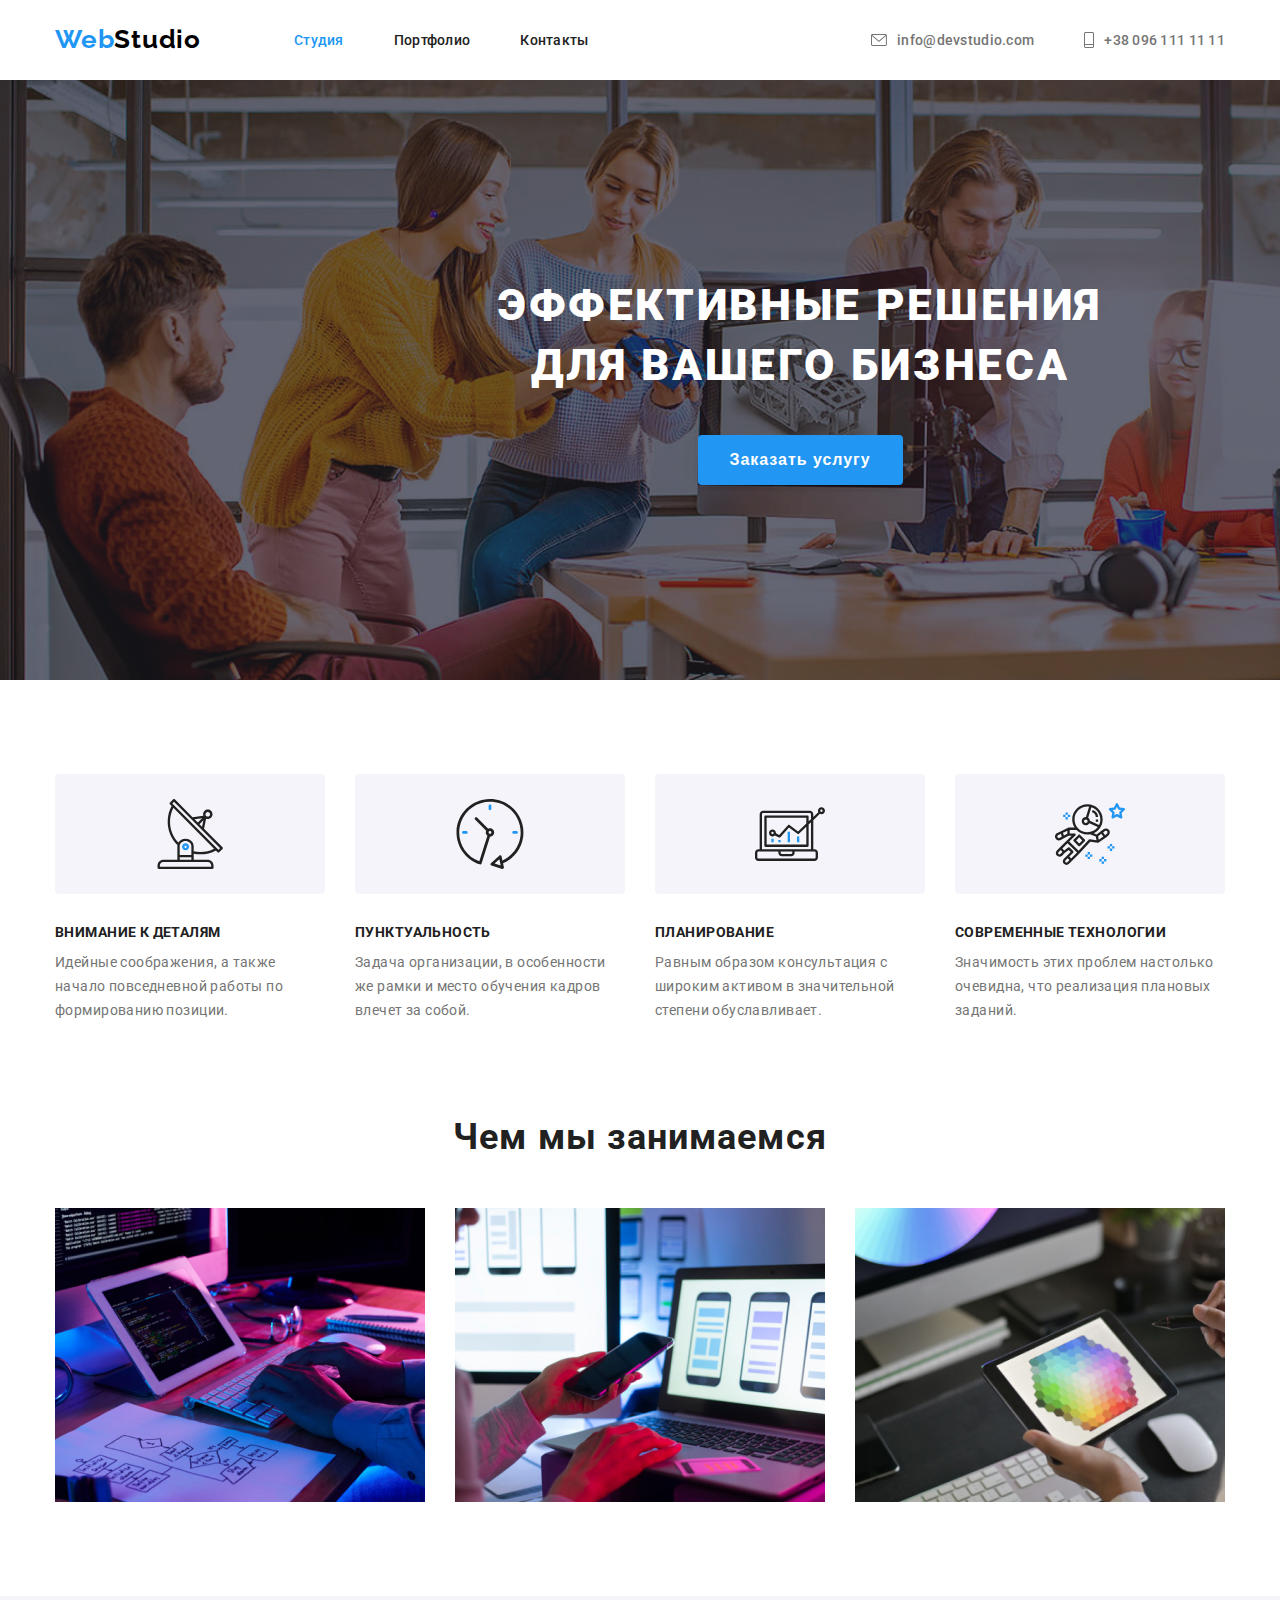
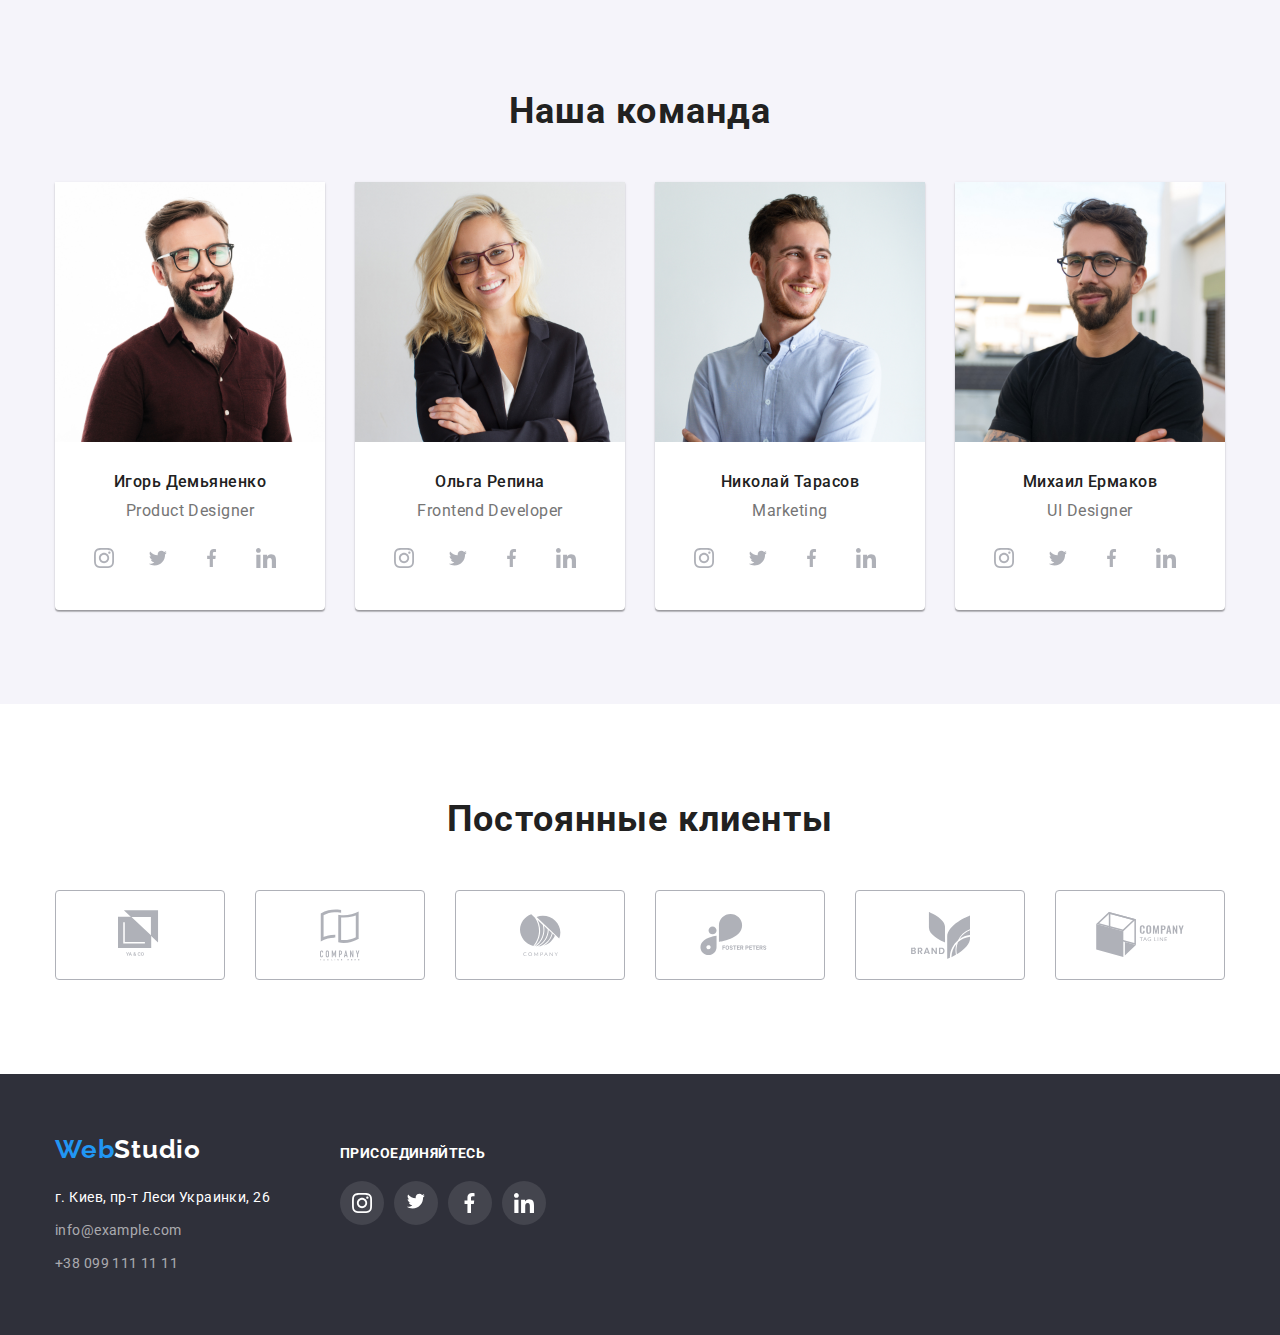
<file: index.html>
<!DOCTYPE html>
<html lang="ru">

<head>
    <meta charset="UTF-8">
    <meta name="viewport" content="width=device-width, initial-scale=1.0">
    <title>WebStudio</title>
    <link rel="stylesheet" href="css/style.css">

    <link rel="preconnect" href="https://fonts.gstatic.com">
    <link
        href="https://fonts.googleapis.com/css2?family=Raleway:wght@700&family=Roboto:wght@400;500;700;900&display=swap"
        rel="stylesheet">
</head>
<body>
<header class="header">
    <div class="container">
        <nav class="menu">
            <a href="./index.html" class="icon_head">
                <span class="color_accent">Web</span>Studio
            </a>
            <ul class="menu_list">
                <li class="menu_item"><a href="./index.html" class="menu_link_list accent">Студия </a></li>
                <li class="menu_item"><a href="./portfolio.html" class="menu_link_list">Портфолио</a></li>
                <li class="menu_item"><a href="" class="menu_link_list">Контакты</a></li>
            </ul>
        </nav>
        <ul class="address">
            <li class="address_link"><a href="mailto:info@devstudio.com" class="address_item"><svg class="link-mail" height="12" width="16">
                <use href="./symbol-defs.svg#icon-envelope"></use>
            </svg>info@devstudio.com</a></li>
            <li class="address_link"><a href="tel:380961111111" class="address_item"><svg class="link-phone " height="16" width="10">
                <use href="./symbol-defs.svg#icon-phone"></use>
            </svg>+38 096 111 11 11</a></li>
        </ul>
    </div>
</header>
<main class="main">
    <section class="hero">
        <div class="hero_box">
            <h1 class="hero_title">Эффективные решения для вашего бизнеса</h1>
            <button class="hero_btn" type="button">Заказать услугу</button>
        </div>
    </section>
    <section class="section features">
        <div class="container ">
            <h2 class="visually-hidden">Особенности</h2>
            <ul class="features_list">
                <li class="features_items">
                    <div class="features_gray"><svg class="link  vektor" >
                        <use href="./symbol-defs.svg#icon-link"></use>
                    </svg></div>
                    <h3 class="features_head">Внимание к деталям</h3>
                    <p class="features_paragraph">Идейные соображения, а также начало повседневной работы по
                        формированию позиции.</p>
                </li>
                <li class="features_items">
                    <div class="features_gray"><svg class="clock vektor">
                            <use href="./symbol-defs.svg#icon-clock"></use>
                        </svg></div>
                    <h3 class="features_head">Пунктуальность</h3>
                    <p class="features_paragraph">Задача организации, в особенности же рамки и место обучения кадров
                        влечет за собой.</p>
                </li>
                <li class="features_items">
                    <div class="features_gray"><svg class="pc vektor">
                            <use href="./symbol-defs.svg#icon-diagram"></use>
                        </svg></div>
                    <h3 class="features_head">Планирование</h3>
                    <p class="features_paragraph">Равным образом консультация с широким активом в значительной степени
                        обуславливает.</p>
                </li>
                <li class="features_items">
                    <div class="features_gray"><svg class="astronaut vektor">
                            <use href="./symbol-defs.svg#icon-astronaut"></use>
                        </svg></div>
                    <h3 class="features_head">Современные технологии</h3>
                    <p class="features_paragraph">Значимость этих проблем настолько очевидна, что реализация плановых
                        заданий.</p>
                </li>
            </ul>
        </div>
    </section>
    <section class="section about">
        <div class="container ">
            <h2 class="about_head">Чем мы занимаемся</h2>
            <ul class="about_list">
                <li class="about_list_item"> <img src="img/img2.jpg" alt="" width="370px" height="294px"></li>
                <li class="about_list_item"> <img src="img/img1.jpg" alt="" width="370px" height="294px"></li>
                <li class="about_list_item"> <img src="img/img.jpg" alt="" width="370px" height="294px"></li>

            </ul>
        </div>
    </section>
    <section class="section team">
        <div class="container">
            <h2 class="team_head">Наша команда</h2>
            <ul class="team_list">
                <li class="team_item"><img src="img/img3.jpg" alt="" width="270" height="260">
                    <div class="team_list_item_text">
                        <h3 class="team_list_head">Игорь Демьяненко</h3>
                        <p class="team_text">Product Designer</p>
                        <ul class="social">
                            <li class="link_list"> <a href="" class="link_btn"><svg class="insatagram" width="20" height="20">
                                        <use href="./symbol-defs.svg#icon-instagram"></use>
                                    </svg> </a></li>
                            <li class="link_list"> <a href="" class="link_btn"><svg class="twiter" width="20" height="16.25">
                                        <use href="./symbol-defs.svg#icon-twiter"></use>
                                    </svg> </a></li>
                            <li class="link_list"> <a href="" class="link_btn"><svg class="facebook" width="10" height="20">
                                        <use href="./symbol-defs.svg#icon-facebook"></use>
                                    </svg> </a></li>
                            <li class="link_list"> <a href="" class="link_btn"><svg class="linkedin" width="20" height="20">
                                        <use href="./symbol-defs.svg#icon-linkedin"></use>
                                    </svg> </a></li>
                        </ul>
                    </div>
                </li>
                <li class="team_item"><img src="img/img4.jpg" alt="" width="270" height="260">
                    <div class="team_list_item_text">
                        <h3 class="team_list_head">Ольга Репина</h3>
                        <p class="team_text">Frontend Developer</p>
                        <ul class="social">
                            <li class="link_list"> <a href="" class="link_btn"><svg class="insatagram" width="20" height="20">
                                        <use href="./symbol-defs.svg#icon-instagram"></use>
                                    </svg> </a></li>
                            <li class="link_list"> <a href="" class="link_btn"><svg class="twiter" width="20" height="16.25">
                                        <use href="./symbol-defs.svg#icon-twiter"></use>
                                    </svg> </a></li>
                            <li class="link_list"> <a href="" class="link_btn"><svg class="facebook" width="10" height="20">
                                        <use href="./symbol-defs.svg#icon-facebook"></use>
                                    </svg> </a></li>
                            <li class="link_list"> <a href="" class="link_btn"><svg class="linkedin" width="20" height="20">
                                        <use href="./symbol-defs.svg#icon-linkedin"></use>
                                    </svg> </a></li>
                        </ul>
                    </div>
                </li>
                <li class="team_item"><img src="img/img5.jpg" alt="" width="270" height="260">
                    <div class="team_list_item_text">
                        <h3 class="team_list_head">Николай Тарасов</h3>
                        <p class="team_text">Marketing</p>
                        <ul class="social">
                            <li class="link_list"> <a href="" class="link_btn"><svg class="insatagram" width="20" height="20">
                                        <use href="./symbol-defs.svg#icon-instagram"></use>
                                    </svg> </a></li>
                            <li class="link_list"> <a href="" class="link_btn"><svg class="twiter" width="20" height="16.25">
                                        <use href="./symbol-defs.svg#icon-twiter"></use>
                                    </svg> </a></li>
                            <li class="link_list"> <a href="" class="link_btn"><svg class="facebook" width="10" height="20">
                                        <use href="./symbol-defs.svg#icon-facebook"></use>
                                    </svg> </a></li>
                            <li class="link_list"> <a href="" class="link_btn"><svg class="linkedin" width="20" height="20">
                                        <use href="./symbol-defs.svg#icon-linkedin"></use>
                                    </svg> </a></li>
                        </ul>
                    </div>
                </li>
                <li class="team_item"><img src="img/img6.jpg" alt="" width="270" height="260">
                    <div class="team_list_item_text">
                        <h3 class="team_list_head">Михаил Ермаков</h3>
                        <p class="team_text">UI Designer</p>
                        <ul class="social">
                            <li class="link_list"> <a href="" class="link_btn"><svg class="insatagram" width="20" height="20">
                                        <use href="./symbol-defs.svg#icon-instagram"></use>
                                    </svg> </a></li>
                            <li class="link_list"> <a href="" class="link_btn"><svg class="twiter" width="20" height="16.25">
                                        <use href="./symbol-defs.svg#icon-twiter"></use>
                                    </svg> </a></li>
                            <li class="link_list"> <a href="" class="link_btn"><svg class="facebook" width="10" height="20">
                                        <use href="./symbol-defs.svg#icon-facebook"></use>
                                    </svg> </a></li>
                            <li class="link_list"> <a href="" class="link_btn"><svg class="linkedin" width="20" height="20">
                                        <use href="./symbol-defs.svg#icon-linkedin"></use>
                                    </svg> </a></li>
                        </ul>
                    </div>
                </li>
            </ul>
            </div>
            </section>
            <section class="client section">
                <div class="container">
                    <h2 class="client_title">Постоянные клиенты</h2>
                    <div class="client">
                        <a href="" class="client_item">
                            <svg class="client_link" width="44.27" height="49.23">
                                <use href="./symbol-defs.svg#icon-logo-1"></use>
                            </svg>
                        </a>
                        <a href="" class="client_item">
                            <svg class="client_link" width="40" height="52">
                                <use href="./symbol-defs.svg#icon-logo-2"></use>
                            </svg>
                        </a>
                        <a href="" class="client_item">
                            <svg class="client_link" width="41" height="42.6">
                                <use href="./symbol-defs.svg#icon-logo-3"></use>
                            </svg>
                        </a>
                        <a href="" class="client_item">
                            <svg class="client_link" width="79.66" height="42.02">
                                <use href="./symbol-defs.svg#icon-logo-4"></use>
                            </svg>
                        </a>
                        <a href="" class="client_item">
                            <svg class="client_link" width="59" height="47">
                                <use href="./symbol-defs.svg#icon-logo-5"></use>
                            </svg>
                        </a>
                        <a href="" class="client_item">
                            <svg class="client_link" width="88.48" height="45.44">
                                <use href="./symbol-defs.svg#icon-logo-6"></use>
                            </svg>
                        </a>
                    </div>
                </div>
            </section>

</main>
<footer class="footer">
    <div class="container footer_container">
        <div>
        <a href="./index.html" class="icon_footer">
            <span class="color_accent">Web</span>Studio
        </a>
<div>
        <ul class="contact">
            <li class="contact_list contact_list_maps"> <a href=""><span class="color_footer_white">г. Киев, пр-т Леси
                        Украинки, 26</span></a></li>
            <li class="contact_list contact_tel_mail"> <a href="mailto:info@devstudio.com"><span
                        class="color_footer">info@example.com</span></a></li>
            <li class="contact_list contact_tel_mail"> <a href="tel:380961111111"><span class="color_footer">+38 099 111
                        11 11</span></a></li>
        </ul>
        </div>
        </div>
        <div class="footer_social">
            <h3 class="titel_footer">присоединяйтесь</h3>
            <ul class="footer_list">
                <li class="footer_item"><a href="" class="footer_svg"><svg class="insatagram social_footer" width="20" height="20">
                    <use href="./symbol-defs.svg#icon-instagram"></use>
                </svg></a></li>
                <li class="footer_item"><a href="" class="footer_svg"><svg class="twiter social_footer" width="20" height="16.25">
                    <use href="./symbol-defs.svg#icon-twiter"></use>
                </svg></a></li>
                <li class="footer_item"><a href="" class="footer_svg"><svg class="facebook social_footer" width="10" height="20">
                    <use href="./symbol-defs.svg#icon-facebook"></use>
                </svg></a></li>
                <li class="footer_item"><a href="" class="footer_svg"><svg class="linkedin social_footer" width="20" height="20">
                    <use href="./symbol-defs.svg#icon-linkedin"></use>
                </svg></a></li>
            </ul>
        </div>

    </div>

</footer>
</body>
</html>
</file>
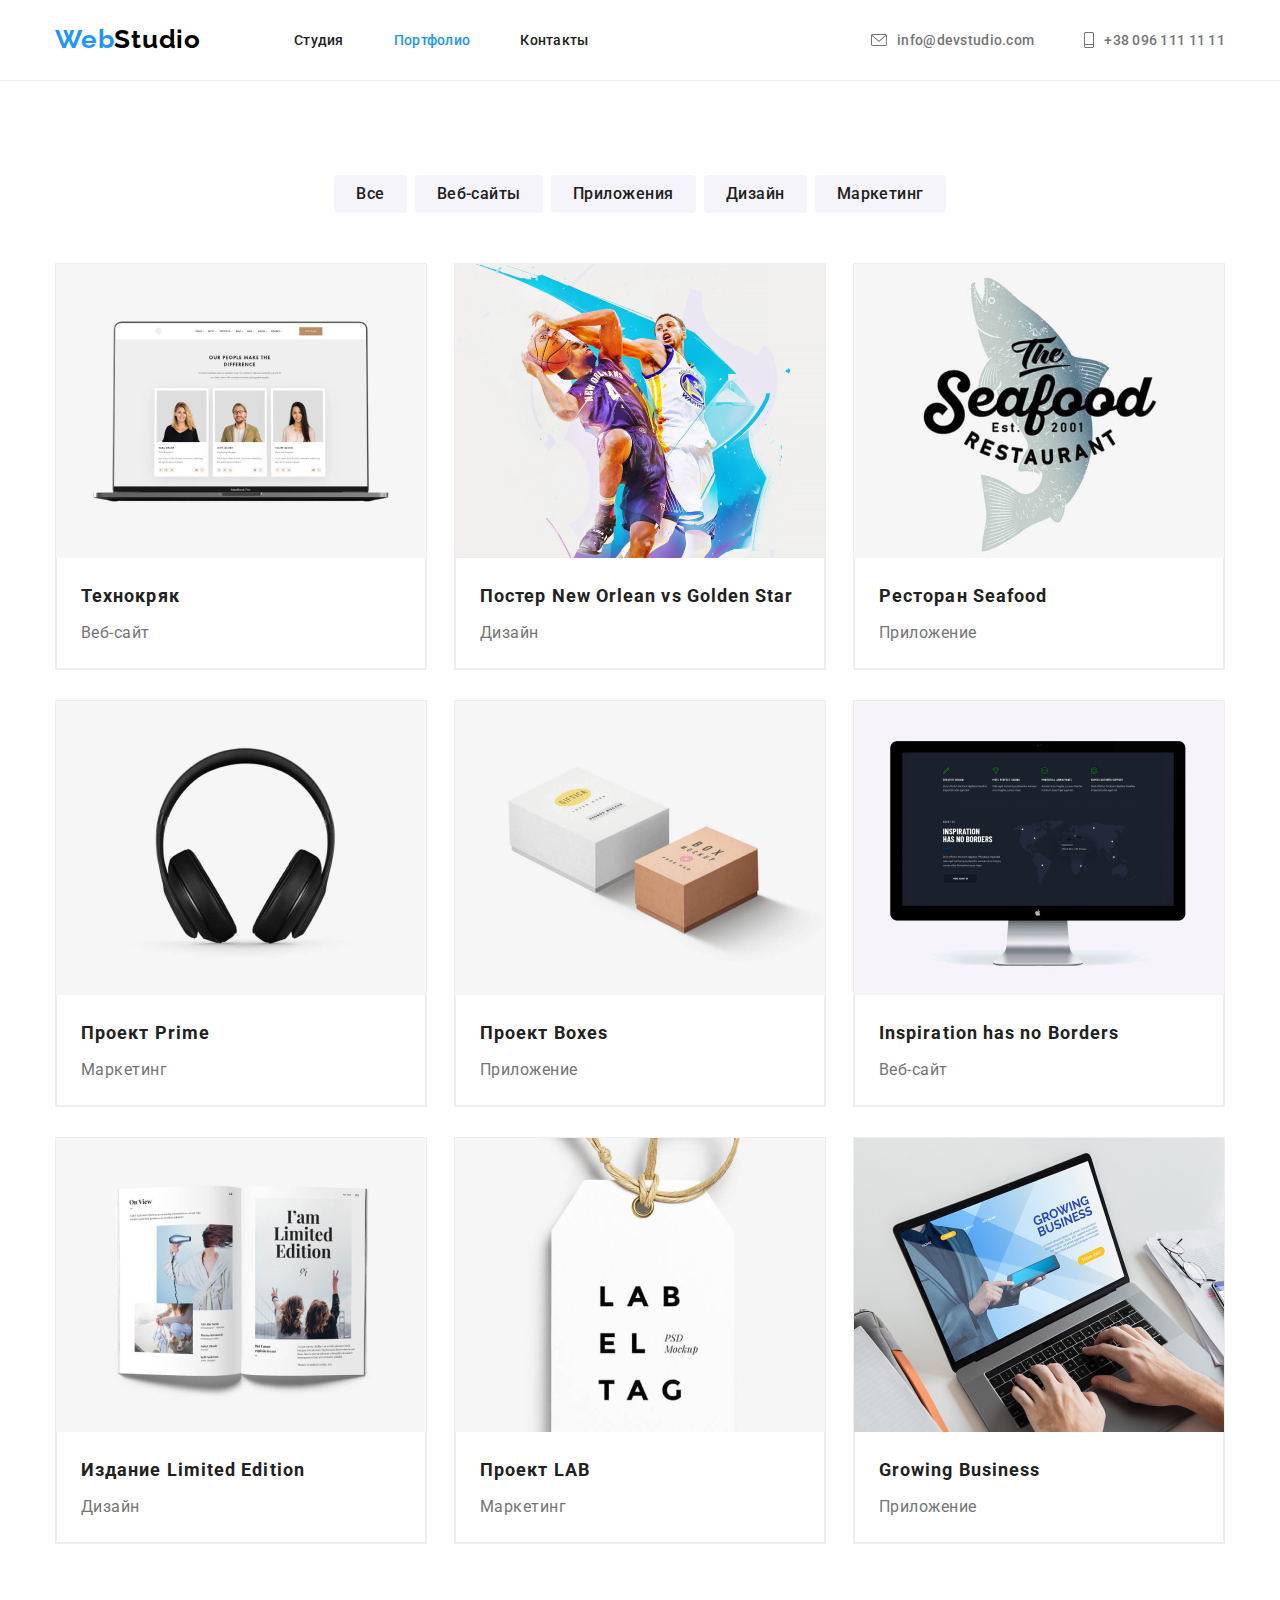
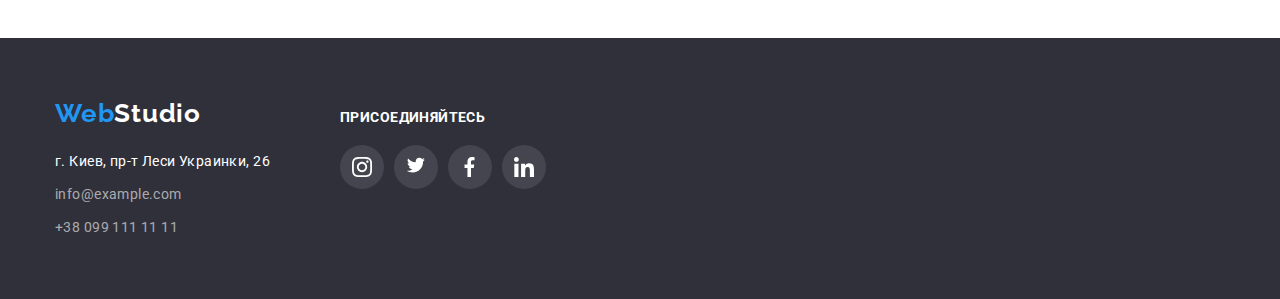
<file: portfolio.html>
<!DOCTYPE html>
<html lang="ru">

<head>
  <meta charset="UTF-8">
  <meta name="viewport" content="width=device-width, initial-scale=1.0">
  <title>WebStudio</title>
  <link rel="stylesheet" href="css/portfolio.css">
  <link rel="preconnect" href="https://fonts.gstatic.com">
  <link href="https://fonts.googleapis.com/css2?family=Raleway:wght@700&family=Roboto:wght@400;500;700;900&display=swap"
    rel="stylesheet">
</head>
<body>
<header class="header">
  <div class="container">
    <nav class="menu">
      <a href="./index.html" class="icon_head">
        <span class="color_accent">Web</span>Studio
      </a>
      <ul class="menu_list">
        <li class="menu_item"><a href="./index.html" class="menu_link_list ">Студия </a></li>
        <li class="menu_item"><a href="./portfolio.html" class="menu_link_list accent">Портфолио</a></li>
        <li class="menu_item"><a href="" class="menu_link_list">Контакты</a></li>
      </ul>
    </nav>
    <ul class="address">
      <li class="address_link"><a href="mailto:info@devstudio.com" class="address_item"><svg class="link-mail"
            height="12" width="16">
            <use href="./symbol-defs.svg#icon-envelope"></use>
          </svg>info@devstudio.com</a></li>
      <li class="address_link"><a href="tel:380961111111" class="address_item"><svg class="link-phone " height="16"
            width="10">
            <use href="./symbol-defs.svg#icon-phone"></use>
          </svg>+38 096 111 11 11</a></li>
    </ul>
  </div>
</header>
<main class="main">
  <section class="section">
    <div class="container">         
      <ul class="nav_portfoil">
        <li class="nav_portfoil_items"><button type="button" class="nav_btn">Все</button></li>
        <li class="nav_portfoil_items"><button type="button" class="nav_btn">Веб-сайты</button></li>
        <li class="nav_portfoil_items"><button type="button" class="nav_btn">Приложения</button></li>
        <li class="nav_portfoil_items"><button type="button" class="nav_btn">Дизайн</button></li>
        <li class="nav_portfoil_items"><button type="button" class="nav_btn">Маркетинг</button></li>
      </ul>


      <h2 class="visually-hidden">Примеры </h2>
      <ul class="photo_list">
        <li class="photo_item"> <a class="link_photo" href=""><img src="img/img7.jpg" alt="" class="photo_img" width="370" height="294">
        <div class="photo_box">
          <h3 class="photo_head">Технокряк</h3>
          <p class="photo_text">Веб-сайт</p>
        </div></a>
        </li>
        <li class="photo_item"><a class="link_photo" href=""><img src="img/img8.jpg" alt="" class="photo_img" width="370" height="294">
        <div class="photo_box">
          <h3 class="photo_head">Постер New Orlean vs Golden Star</h3>
          <p class="photo_text">Дизайн</p>
        </div></a>
        </li>
        <li class="photo_item"> <a class="link_photo" href=""><img src="img/img9.jpg" alt="" class="photo_img" width="370" height="294">
        <div class="photo_box">
          <h3 class="photo_head">Ресторан Seafood</h3>
          <p class="photo_text">Приложение</p>
        </div></a>
        </li>
        <li class="photo_item"> <a class="link_photo" href=""><img src="img/img10.jpg" alt="" class="photo_img" width="370" height="294">
        <div class="photo_box">
          <h3 class="photo_head">Проект Prime</h3>
          <p class="photo_text">Маркетинг</p>
        </div></a>
        </li>
        <li class="photo_item"><a class="link_photo" href=""><img src="img/img11.jpg" alt="" class="photo_img" width="370" height="294">
        <div class="photo_box">
          <h3 class="photo_head">Проект Boxes</h3>
          <p class="photo_text">Приложение</p>
        </div></a>
        </li>
        <li class="photo_item"><a class="link_photo" href=""><img src="img/img12.jpg" alt="" class="photo_img" width="370" height="294">
        <div class="photo_box">
          <h3 class="photo_head">Inspiration has no Borders</h3>
          <p class="photo_text">Веб-сайт</p>
        </div></a>
        </li>
        <li class="photo_item"> <a class="link_photo" href=""><img src="img/img13.jpg" alt="" class="photo_img" width="370" height="294">
        <div class="photo_box">
          <h3 class="photo_head">Издание Limited Edition</h3>
          <p class="photo_text">Дизайн</p>
        </div></a>
        </li>
        <li class="photo_item"> <a class="link_photo" href=""><img src="img/img14.jpg" alt="" class="photo_img" width="370" height="294">
        <div class="photo_box">
          <h3 class="photo_head">Проект LAB</h3>
          <p class="photo_text">Маркетинг</p>
        </div></a>
        </li>
        <li class="photo_item"> <a class="link_photo" href="" ><img src="img/img15.jpg" alt="" class="photo_img" width="370" height="294">
        <div class="photo_box">
          <h3 class="photo_head">Growing Business</h3>
          <p class="photo_text">Приложение</p>
        </div></a>
        </li>
      </ul>
    </div>
  </section>
</main>
<footer class="footer">
  <div class="container footer_container">
    <div>
      <a href="./index.html" class="icon_footer">
        <span class="color_accent">Web</span>Studio
      </a>
      <div>
        <ul class="contact">
          <li class="contact_list contact_list_maps"> <a href=""><span class="color_footer_white">г. Киев, пр-т Леси
                Украинки, 26</span></a></li>
          <li class="contact_list contact_tel_mail"> <a href="mailto:info@devstudio.com"><span
                class="color_footer">info@example.com</span></a></li>
          <li class="contact_list contact_tel_mail"> <a href="tel:380961111111"><span class="color_footer">+38 099 111
                11 11</span></a></li>
        </ul>
      </div>
    </div>
    <div class="footer_social">
      <h3 class="titel_footer">присоединяйтесь</h3>
      <ul class="footer_list">
        <li class="footer_item"><a href="" class="footer_svg"><svg class="insatagram social_footer" width="20"
              height="20">
              <use href="./symbol-defs.svg#icon-instagram"></use>
            </svg></a></li>
        <li class="footer_item"><a href="" class="footer_svg"><svg class="twiter social_footer" width="20"
              height="16.25">
              <use href="./symbol-defs.svg#icon-twiter"></use>
            </svg></a></li>
        <li class="footer_item"><a href="" class="footer_svg"><svg class="facebook social_footer" width="10"
              height="20">
              <use href="./symbol-defs.svg#icon-facebook"></use>
            </svg></a></li>
        <li class="footer_item"><a href="" class="footer_svg"><svg class="linkedin social_footer" width="20"
              height="20">
              <use href="./symbol-defs.svg#icon-linkedin"></use>
            </svg></a></li>
      </ul>
    </div>

  </div>

</footer>
</body>

</html>
</file>
<file: css/style.css>
h1,
h2,
h3,
h4,
h5,
h6 {
  margin: 0;
}
*,
::after,
::before {
  box-sizing: border-box;
}
ol,
ul {
  margin: 0;
}

p {
  margin: 0;
}

img {
  display: block;
}
a {
  text-decoration: none;
  color: black;
}
.container {
  margin-left: auto;
  margin-right: auto;
  width: 1200px;
  padding-left: 15px;
  padding-right: 15px;
}
.section {
  padding-top: 94px;
  padding-bottom: 94px;
}
body {
  padding: 0;
  margin: 0;
}
.color_accent {
  color: rgba(33, 150, 243, 1);
}
.icon_head {
  font-family: "Raleway", sans-serif;
  font-style: normal;
  font-weight: bold;
  font-size: 26px;
  line-height: 31px;
  letter-spacing: 0.03em;
}
ul {
  padding: 0;
  margin: 0;
  list-style: none;
}
.visually-hidden {
  position: absolute;
  width: 1px;
  height: 1px;
  margin: -1px;
  border: 0;
  padding: 0;
  white-space: nowrap;
  clip-path: inset(100%);
  clip: rect(0 0 0 0);
  overflow: hidden;
}

.menu_link_list {
  font-family: "Roboto", sans-serif;
  font-style: normal;
  font-weight: 500;
  font-size: 14px;
  line-height: 16px;
  letter-spacing: 0.02em;

  color: #212121;
}
.menu_link_list:hover,
.menu_link_list:focus {
  color: #2196f3;
}
.address_item {
  font-family: "Roboto", sans-serif;
  font-style: normal;
  font-weight: 500;
  font-size: 14px;
  line-height: 16px;
  letter-spacing: 0.02em;
  display: flex;
  align-items: center;
  color: rgba(117, 117, 117, 1);
}
.address_item:hover,
.address_item:focus {
  color: #2196f3;
}
.menu {
  display: flex;
  align-items: center;
}
.menu_list {
  display: flex;
  align-items: center;
}
.menu_item:not(:last-child) {
  margin-right: 50px;
}
.icon_head {
  margin-right: 93px;
}
.address {
  display: flex;
  align-items: center;
  margin-left: auto;
}
.header .container {
  display: flex;
  align-items: center;
  padding-top: 24px;
  padding-bottom: 25px;
}
.menu_item:not(:last-child) {
  margin-right: 50px;
}
.accent {
  color: #2196f3;
}

.hero {
  height: 600px;

  background-repeat: no-repeat;
  background-size: cover;

  background-color: #c4c4c4;
  background-image: linear-gradient(
      rgba(47, 48, 58, 0.4),
      rgba(47, 48, 58, 0.4)
    ),
    url(../img/bg.jpg);
  display: flex;
  align-items: center;
  justify-content: center;
  width: 1600px;
  margin-right: auto;
  margin-left: auto;
}
.hero_title {
  font-family: "Roboto", sans-serif;
  font-style: normal;
  font-weight: 900;
  font-size: 44px;
  line-height: 60px;
  margin: 0 auto 40px;

  letter-spacing: 0.06em;
  text-transform: uppercase;
  max-width: 696px;
  color: #ffffff;
}
.hero_btn {
  padding: 10px 32px;
  font-weight: 700;
  font-size: 16px;
  line-height: 1.875;
  text-align: center;
  letter-spacing: 0.06em;
  color: #ffffff;
  border: none;
  background: #2196f3;
  border-radius: 4px;
  box-shadow: 0px 4px 4px rgba(0, 0, 0, 0.15);
  cursor: pointer;
}
.hero_box {
  text-align: center;
}
.features_head {
  font-family: "Roboto", sans-serif;
  font-style: normal;
  font-weight: bold;
  font-size: 14px;
  line-height: 16px;
  letter-spacing: 0.03em;
  text-transform: uppercase;
  margin-bottom: 10px;
  color: #212121;
}
.features_paragraph {
  font-family: "Roboto", sans-serif;
  font-style: normal;
  font-weight: normal;
  font-size: 14px;
  line-height: 24px;

  letter-spacing: 0.03em;

  color: #757575;
}
.features_items {
  width: calc((100% - 90px) / 4);
}
.features_list {
  display: flex;
  align-items: center;
}
.about_head {
  font-family: "Roboto", sans-serif;
  font-style: normal;
  font-weight: bold;
  font-size: 36px;
  line-height: 42px;
  text-align: center;
  letter-spacing: 0.03em;

  color: #212121;
  margin-bottom: 50px;
}
.section.about {
  padding-top: 0;
}
.about_list {
  display: flex;
  align-items: center;
}

.about {
  padding-top: 0;
}
.section.team {
  background-color: #f5f4fa;
}
.team_head {
  font-family: "Roboto", sans-serif;
  font-style: normal;
  font-weight: bold;
  font-size: 36px;
  line-height: 42px;
  text-align: center;
  letter-spacing: 0.03em;
  margin-bottom: 50px;
  color: #212121;
}
.team_list {
  display: flex;
  align-items: center;
}
.team_item {
  background: #ffffff;
  /* material shadow v1 */

  box-shadow: 0px 1px 3px rgba(0, 0, 0, 0.12), 0px 1px 1px rgba(0, 0, 0, 0.14),
    0px 2px 1px rgba(0, 0, 0, 0.2);
  border-radius: 0px 0px 4px 4px;
}
.team_list_head {
  font-family: "Roboto", sans-serif;
  font-style: normal;
  font-weight: 500;
  font-size: 16px;
  line-height: 19px;

  text-align: center;
  letter-spacing: 0.03em;

  color: #212121;
  margin-bottom: 10px;
}
.team_text {
  font-family: "Roboto", sans-serif;
  font-style: normal;
  font-weight: normal;
  font-size: 16px;
  line-height: 19px;
  /* identical to box height */

  text-align: center;
  letter-spacing: 0.03em;

  color: #757575;
}
.team_list_item_text {
  padding-top: 30px;
  padding-bottom: 30px;
}
.icon_footer {
  font-family: "Raleway", sans-serif;
  font-style: normal;
  font-weight: bold;
  font-size: 26px;
  line-height: 31px;
  letter-spacing: 0.03em;
  color: #ffffff;
  margin-bottom: 20px;
  display: block;
}
.footer {
  background: #2f303a;
  padding-top: 60px;
  padding-bottom: 60px;
}
.contact_list:not(:last-child) {
  margin-bottom: 9px;
}
.address {
  display: flex;
  align-items: center;
  margin-left: auto;
}
.contact_list {
  font-family: "Roboto", sans-serif;
  font-style: normal;
  font-weight: normal;
  font-size: 14px;
  line-height: 24px;
  /* or 171% */

  letter-spacing: 0.03em;
}
.color_footer_white {
  color: #ffffff;
}
.color_footer {
  color: rgba(255, 255, 255, 0.6);
}
.team_item:not(:last-child) {
  margin-right: 30px;
}
.about_list_item:not(:last-child) {
  margin-right: 30px;
}
.address_link:not(:last-child) {
  margin-right: 50px;
}
.features_items:not(:last-child) {
  margin-right: 30px;
}
.social {
  display: flex;
  padding: 0;
  margin: 0;
  justify-content: center;
  margin-top: 16px;
}
.link_list {
  fill: #afb1b8;
  margin-right: 10px;
  width: 44px;
  height: 44px;
}
.link_btn {
  width: 44px;
  height: 44px;
  border-radius: 50%;
  background-color: #ffffff;
  fill: #afb1b8;
  display: flex;
  justify-content: center;
  align-items: center;
}
.link_btn:hover,
.link_btn:focus {
  background-color: #2196f3;
  fill: #ffffff;
}
.link-mail {
  margin-right: 10px;
  fill: currentColor;
}
.link-phone {
  margin-right: 10px;
  fill: currentColor;
}
.nav-contacts .link:focus,
.nav-contacts .link:hover {
  color: #2196f3;
  fill: #2196f3;
}
.vektor {
  width: 70px;
  height: 70px;
}
.features_gray {
  display: flex;
  justify-content: center;
  align-items: center;
  background: #f5f4fa;
  width: 270px;
  height: 120px;
  border-radius: 4px;
  margin-bottom: 30px;
}
.client_title {
  font-family: "Roboto", sans-serif;
  font-style: normal;
  font-weight: bold;
  font-size: 36px;
  line-height: 42px;
  text-align: center;
  letter-spacing: 0.03em;
  margin-bottom: 50px;
  color: #212121;
}
.client {
  display: flex;
  justify-content: space-between;
}
.client_item {
  display: flex;
  justify-content: space-around;
  align-items: center;
  width: 170px;
  height: 90px;
  border: 1px solid #afb1b8;
  border-radius: 4px;
  fill: #afb1b8;
}
.client_item:hover,
.client_item:focus {
  border-color: #2196f3;
  fill: #2196f3;
}
.titel_footer {
  font-family: "Roboto", sans-serif;
  font-style: normal;
  font-weight: bold;
  font-size: 14px;
  line-height: 16px;
  letter-spacing: 0.03em;
  text-transform: uppercase;
  margin-bottom: 20px;
  color: #ffffff;
}
.social_footer {
  justify-content: flex-start;
  width: 206px;
  margin-right: auto;
  margin-left: auto;
  margin-top: 12px;
}
.footer_container {
  display: flex;
  align-items: baseline;
}
.footer_svg {
  border-radius: 50%;
  width: 44px;
  height: 44px;
  fill: #ffffff;
  background: rgba(255, 255, 255, 0.1);
}
.footer_svg:hover {
  background: #2196f3;
}
.footer_item:not(:last-child) {
  margin-right: 10px;
}
.footer_social {
  margin-left: 70px;
}
.footer_svg {
  display: flex;
}
.footer_list {
  display: flex;
}
.footer_svg:focus {
  background: #2196f3;
}
</file>
<file: css/portfolio.css>
h1,
h2,
h3,
h4,
h5,
h6 {
  margin: 0;
}
img {
  display: block;
}

ol,
ul {
  margin: 0;
}
* {
  box-sizing: border-box;
}
p {
  margin: 0;
}

img {
  display: block;
}
a {
  text-decoration: none;
  color: black;
}
.container {
  margin-left: auto;
  margin-right: auto;
  width: 1200px;
  padding-left: 15px;
  padding-right: 15px;
}
.section {
  padding-top: 94px;
  padding-bottom: 94px;
}
body {
  padding: 0;
  margin: 0;
}
.color_accent {
  color: rgba(33, 150, 243, 1);
}
.icon_head {
  font-family: "Raleway", sans-serif;
  font-style: normal;
  font-weight: bold;
  font-size: 26px;
  line-height: 31px;
  letter-spacing: 0.03em;
}
ul {
  padding: 0;
  margin: 0;
  list-style: none;
}
.visually-hidden {
  position: absolute;
  width: 1px;
  height: 1px;
  margin: -1px;
  border: 0;
  padding: 0;
  white-space: nowrap;
  clip-path: inset(100%);
  clip: rect(0 0 0 0);
  overflow: hidden;
}

.menu_link_list {
  font-family: "Roboto", sans-serif;
  font-style: normal;
  font-weight: 500;
  font-size: 14px;
  line-height: 16px;
  letter-spacing: 0.02em;

  color: #212121;
}
.menu_link_list:hover,
.menu_link_list:focus {
  color: #2196f3;
}
.address_item {
  font-family: "Roboto", sans-serif;
  font-style: normal;
  font-weight: 500;
  font-size: 14px;
  line-height: 16px;
  letter-spacing: 0.02em;
  display: flex;
  align-items: center;
  color: rgba(117, 117, 117, 1);
}
.address_item:hover,
.address_item:focus {
  color: #2196f3;
}
.menu {
  display: flex;
  align-items: center;
}
.menu_list {
  display: flex;
  align-items: center;
}
.menu_item:not(:last-child) {
  margin-right: 50px;
}
.icon_head {
  margin-right: 93px;
}
.address {
  display: flex;
  align-items: center;
  margin-left: auto;
}
.header .container {
  display: flex;
  align-items: center;
  margin-top: 24px;
  margin-bottom: 25px;
}
.address_link:not(:last-child) {
  margin-right: 50px;
}
.accent {
  color: #2196f3;
}
.header {
  border-bottom: 1px solid #ececec;
}
.nav_portfoil {
  display: flex;
  margin-bottom: 50px;
  justify-content: center;
}
.nav_btn {
  padding: 6px 22px;
  font-family: "Roboto", sans-serif;
  font-weight: 500;
  font-size: 16px;
  line-height: 1.625;
  text-align: center;
  letter-spacing: 0.03em;
  color: #212121;
  background-color: #f5f4fa;
  border: 0px;
  border-radius: 4px;
  cursor: pointer;
}
.nav_portfoil_items:not(:last-child) {
  margin-right: 8px;
}
.photo_list {
  display: flex;
  flex-wrap: wrap;
  justify-content: space-between;
}
.photo_item {
  background: #ffffff;
  border: 1px solid #eeeeee;
  box-sizing: border-box;

  margin-bottom: 30px;
}
.photo_head {
  font-family: "Roboto", sans-serif;
  font-style: normal;
  font-weight: bold;
  font-size: 18px;
  line-height: 36px;
  letter-spacing: 0.06em;
  display: inline;
  color: #212121;
  margin-bottom: 4px;
}
.photo_text {
  font-family: "Roboto", sans-serif;
  font-style: normal;
  font-weight: normal;
  font-size: 16px;
  line-height: 30px;
  letter-spacing: 0.03em;
  display: inline;
  color: #757575;
}
.photo_box {
  display: flex;
  flex-direction: column;
  padding: 20px 24px;
  border-width: 0 1px 1px 1px;
  border-style: solid;
  border-color: #eeeeee;
}
.icon_footer {
  font-family: "Raleway", sans-serif;
  font-style: normal;
  font-weight: bold;
  font-size: 26px;
  line-height: 31px;
  letter-spacing: 0.03em;
  color: #ffffff;
  margin-bottom: 20px;
  display: block;
}
.footer {
  background: #2f303a;
  padding-top: 60px;
  padding-bottom: 60px;
}
.contact_list:not(:last-child) {
  margin-bottom: 9px;
}
.address {
  display: flex;
  align-items: center;
  margin-left: auto;
}
.contact_list {
  font-family: "Roboto", sans-serif;
  font-style: normal;
  font-weight: normal;
  font-size: 14px;
  line-height: 24px;
  /* or 171% */

  letter-spacing: 0.03em;
}
.color_footer_white {
  color: #ffffff;
}
.color_footer {
  color: rgba(255, 255, 255, 0.6);
}
.photo_item:nth-child(3n) {
  margin-right: 0;
}
.photo_item:nth-last-child(-n + 3) {
  margin-bottom: 0;
}
.nav_btn:hover,
.nav_btn:focus {
  background-color: #2196f3;
  color: #ffffff;

  box-shadow: 0px 3px 1px rgba(0, 0, 0, 0.1), 0px 1px 2px rgba(0, 0, 0, 0.08),
    0px 2px 2px rgba(0, 0, 0, 0.12);
}
.titel_footer {
  font-family: "Roboto", sans-serif;
  font-style: normal;
  font-weight: bold;
  font-size: 14px;
  line-height: 16px;
  letter-spacing: 0.03em;
  text-transform: uppercase;
  margin-bottom: 20px;
  color: #ffffff;
}
.social_footer {
  justify-content: flex-start;
  width: 206px;
  margin-right: auto;
  margin-left: auto;
  margin-top: 12px;
}
.footer_container {
  display: flex;
  align-items: baseline;
}
.footer_svg {
  border-radius: 50%;
  width: 44px;
  height: 44px;
  fill: #ffffff;
  background: rgba(255, 255, 255, 0.1);
}
.footer_svg:hover,
.footer_svg:focus {
  background: #2196f3;
}
.footer_item:not(:last-child) {
  margin-right: 10px;
}
.footer_social {
  margin-left: 70px;
}
.footer_svg {
  display: flex;
}
.footer_list {
  display: flex;
}
.social {
  display: flex;
  padding: 0;
  margin: 0;
  justify-content: center;
  margin-top: 16px;
}
.link_list {
  fill: #afb1b8;
  margin-right: 10px;
  width: 44px;
  height: 44px;
}
.link_btn {
  width: 44px;
  height: 44px;
  border-radius: 50%;
  background-color: #ffffff;
  fill: #afb1b8;
  display: flex;
  justify-content: center;
  align-items: center;
}
.link_btn:hover,
.link_btn:focus {
  background-color: #2196f3;
  fill: #ffffff;
}
.link-mail {
  margin-right: 10px;
  fill: currentColor;
}
.link-phone {
  margin-right: 10px;
  fill: currentColor;
}
.nav-contacts .link:focus,
.nav-contacts .link:hover {
  color: #2196f3;
  fill: #2196f3;
}
.photo_item:focus,
.photo_item:hover {
  box-shadow: 0px 1px 1px rgba(0, 0, 0, 0.12), 0px 4px 4px rgba(0, 0, 0, 0.06),
    1px 4px 6px rgba(0, 0, 0, 0.16);
}
</file>
